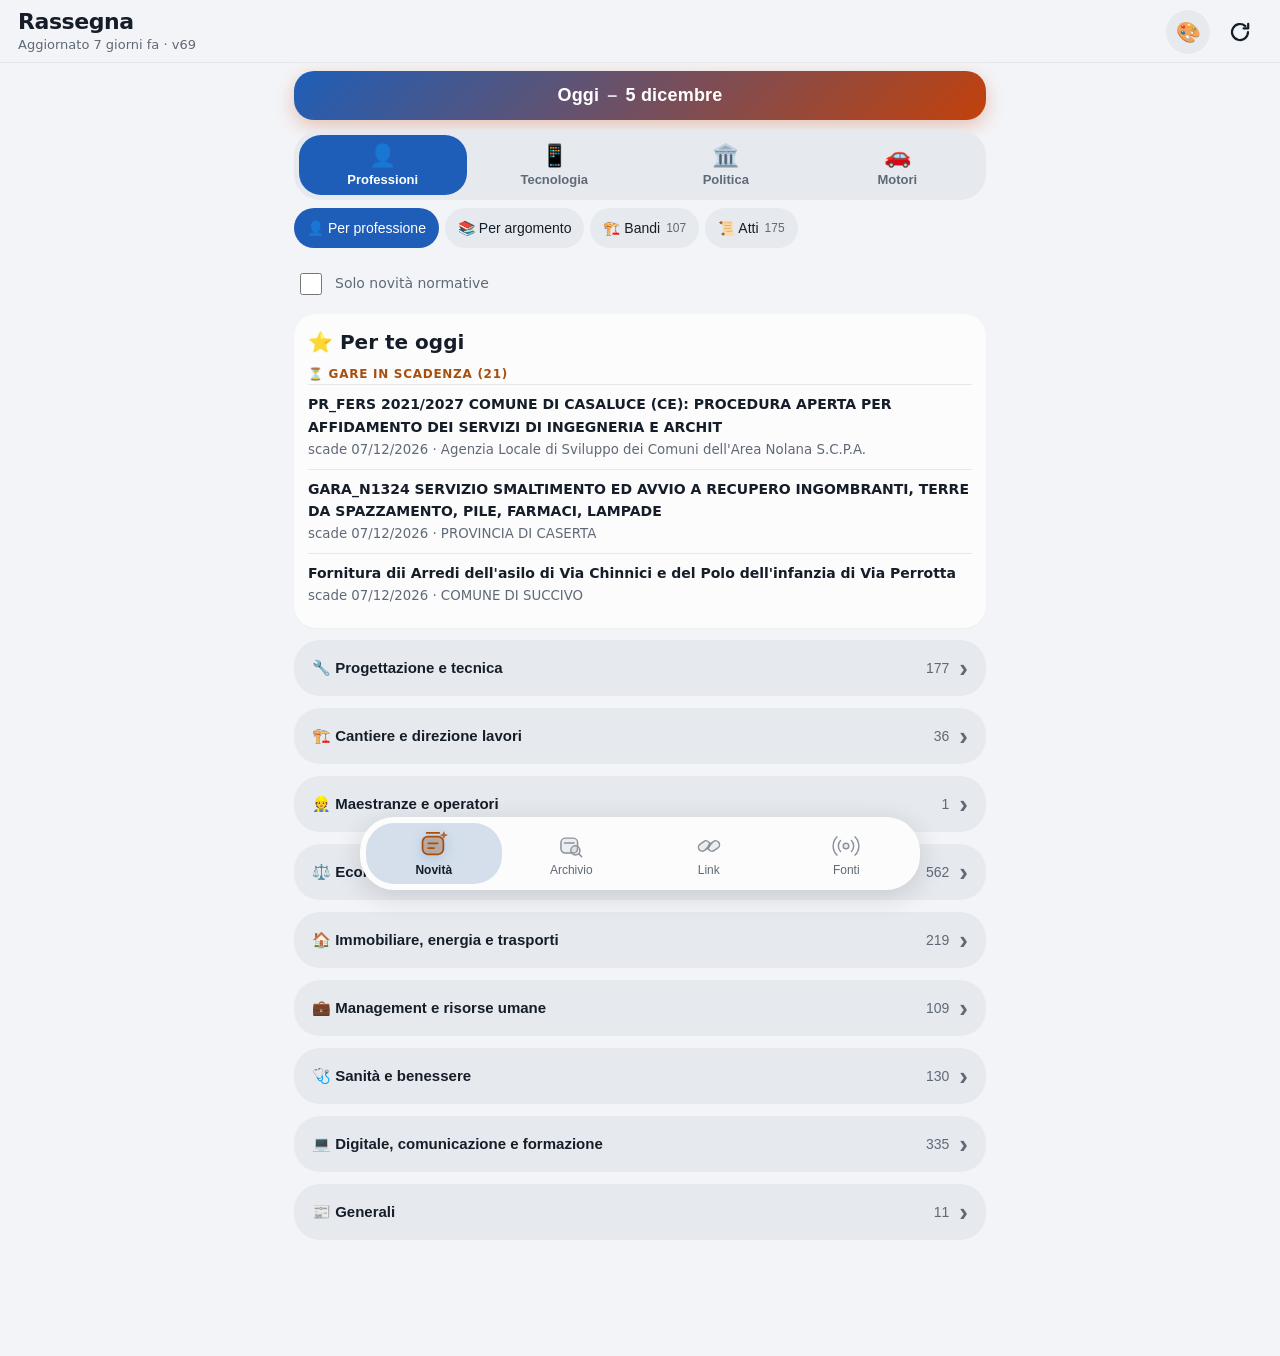
<file: docs/index.html>
<!doctype html>
<html lang="it">
<head>
<meta charset="utf-8">
<meta name="viewport" content="width=device-width, initial-scale=1, viewport-fit=cover">
<title>Rassegna</title>
<meta name="theme-color" content="#1d4fb8">
<meta name="description" content="La tua rassegna di notizie, norme e novità">
<link rel="manifest" href="manifest.webmanifest">
<link rel="icon" href="icons/icon-192.png">
<link rel="apple-touch-icon" href="icons/icon-192.png">
<link rel="stylesheet" href="style.css?v=69">
</head>
<body>
<header class="top">
  <div class="brand">
    <img src="icons/icon-192.png" alt="" width="34" height="34">
    <div>
      <h1>Rassegna</h1>
      <p id="aggiornato" class="sub">Caricamento…</p>
    </div>
  </div>
  <div class="top-az"><button id="btn-tema" class="icon-btn" aria-label="Colori e tema">🎨</button><button id="btn-refresh" class="icon-btn" aria-label="Aggiorna"><svg viewBox="0 0 24 24" width="24" height="24" fill="none" stroke="currentColor" stroke-width="2.2" stroke-linecap="round" stroke-linejoin="round" aria-hidden="true"><path d="M20 12a8 8 0 1 1-2.6-5.9"/><path d="M20.2 3.8v4.6h-4.6"/></svg></button></div>
</header>

<main>
  <button id="btn-oggi" class="oggi-box" hidden><span>Oggi</span><i>–</i><b id="oggi-data"></b></button>
  <div id="nicchie" class="nicchie" role="tablist"><button data-n="edilizia" class="on"><i>👤</i><span>Professioni</span></button><button data-n="tech"><i>📱</i><span>Tecnologia</span></button><button data-n="politica"><i>🏛️</i><span>Politica</span></button><button data-n="auto"><i>🚗</i><span>Motori</span></button></div>
  <div id="prof-bar" class="profbar" hidden></div>
  <section id="tab-novita" class="tab active">
    <label class="switch" id="solo-norm-label"><input type="checkbox" id="solo-norm"><span>Solo novità normative</span></label>
    <div id="per-te"></div>
    <div id="lista-novita" class="lista"></div>
  </section>

  <section id="tab-archivio" class="tab">
    <input id="cerca" type="search" placeholder="Cerca in tutta l'app (es. CILA, superbonus, scuola)" autocomplete="off">
    <div class="chips" id="chips-archivio" role="tablist" aria-label="Aree archivio"></div>
    <div id="lista-archivio" class="lista"></div>
    <button id="piu" class="more" hidden>Mostra altre</button>
  </section>

  <section id="tab-link" class="tab">
    <input id="cerca-link" type="search" placeholder="Cerca un link (es. catasto, INPS, norme)" autocomplete="off">
    <div id="lista-link"></div>
  </section>

  <section id="tab-fonti" class="tab">
    <div id="fonti-riepilogo" class="riepilogo"></div>
    <div id="lista-fonti"></div>
  </section>
</main>

<nav class="bottom" aria-label="Sezioni">
  <button data-tab="novita" class="on"><span><svg class="ico" viewBox="0 0 32 32" aria-hidden="true"><rect class="f" x="5" y="9" width="20" height="17" rx="5"/><path d="M9 5.5h12" /><path d="M10.5 15.5h9M10.5 20h5.5"/><path class="sp" d="M25.5 3.5l1.1 2.9 2.9 1.1-2.9 1.1-1.1 2.9-1.1-2.9-2.9-1.1 2.9-1.1z"/></svg></span>Novità</button>
  <button data-tab="archivio"><span><svg class="ico" viewBox="0 0 32 32" aria-hidden="true"><rect class="f" x="4.5" y="7" width="19" height="17" rx="5"/><path d="M8.5 12.5h11"/><circle class="f" cx="21" cy="21" r="5.2"/><path d="M25 25l3.2 3.2"/></svg></span>Archivio</button>
  <button data-tab="link"><span><svg class="ico" viewBox="0 0 32 32" aria-hidden="true"><rect class="f" x="3.5" y="11.5" width="14" height="9" rx="4.5" transform="rotate(-35 10.5 16)"/><rect class="f" x="14.5" y="11.5" width="14" height="9" rx="4.5" transform="rotate(-35 21.5 16)"/><path d="M12.5 19.5l7-7"/></svg></span>Link</button>
  <button data-tab="fonti"><span><svg class="ico" viewBox="0 0 32 32" aria-hidden="true"><circle class="f" cx="16" cy="16" r="3.2"/><path d="M9.8 9.8a8.8 8.8 0 000 12.4M22.2 9.8a8.8 8.8 0 010 12.4"/><path d="M5.6 5.6a14.8 14.8 0 000 20.8M26.4 5.6a14.8 14.8 0 010 20.8"/></svg></span>Fonti</button>
</nav>


<div id="alm" class="alm" hidden><div class="alm-top"><button class="alm-back" data-alm-back aria-label="Indietro">←</button><b id="alm-tit">Oggi</b></div><div id="alm-corpo" class="alm-corpo"></div></div>

<div id="tema-sheet" class="sheet" hidden>
  <div class="sheet-bg"></div>
  <div class="sheet-box" role="dialog" aria-label="Colori e tema">
    <div class="sheet-grip"></div>
    <h2>Colori e tema</h2>
    <p class="sw-t">Tema</p><div class="sw-mode seg"></div>
    <p class="sw-t">Colore</p><div class="sw-col"></div>
    <label class="sw-sfondo">🖼️ Prendi i colori dal mio sfondo<input id="tema-file" type="file" accept="image/*" hidden></label>
    <p class="sw-nota">Scegli uno screenshot o la foto del tuo sfondo: l'app ne ricava i colori, come i colori dinamici di Android.</p>
    <button class="sheet-x">Fatto</button>
  </div>
</div>
<script src="theme.js?v=69"></script>
<script src="app.js?v=69"></script>
<script src="link.js?v=69"></script>
</body>
</html>
</file>
<file: docs/style.css>
:root{
  --bg:#f3f5f9;--card:#fff;--ink:#14213a;--mute:#5a6880;--ink-accent:#a94f0c;--line:#e2e7ef;--brand:#111e34;--accent:#f07e26;
  --ok:#1f9d6b;--warn:#d99a00;--bad:#d43f3f;--chip:#e6ebf4;--shadow:0 1px 2px rgba(20,33,58,.06),0 4px 14px rgba(20,33,58,.05);
}
@media (prefers-color-scheme:dark){
  :root{--ink-accent:var(--accent);--bg:#0b1322;--card:#142038;--ink:#e8eef9;--mute:#97a6bf;--line:#223250;--chip:#1c2b48;--shadow:none}
}
*{box-sizing:border-box;-webkit-tap-highlight-color:transparent}
html,body{margin:0}
body{background:var(--bg);color:var(--ink);font:16px/1.4 system-ui,-apple-system,"Segoe UI",Roboto,sans-serif;
  padding-bottom:calc(72px + env(safe-area-inset-bottom));min-height:100vh}
.top{position:sticky;top:0;z-index:5;display:flex;align-items:center;justify-content:space-between;
  background:var(--brand);color:#fff;padding:calc(10px + env(safe-area-inset-top)) 16px 10px}
.brand{display:flex;align-items:center;gap:10px}
.brand img{border-radius:9px}
h1{margin:0;font-size:18px;letter-spacing:.2px}
.sub{margin:0;font-size:12px;color:#b6c3dc}
.icon-btn{background:rgba(255,255,255,.12);color:#fff;border:0;border-radius:12px;width:40px;height:40px;font-size:22px;cursor:pointer}
.icon-btn.spin{animation:spin .8s linear infinite}
@keyframes spin{to{transform:rotate(360deg)}}
main{max-width:720px;margin:0 auto;padding:12px 12px 0}
.tab{display:none}.tab.active{display:block}

.chips{display:flex;gap:8px;overflow-x:auto;padding:2px 2px 10px;scrollbar-width:none}
.chips::-webkit-scrollbar{display:none}
.chip{flex:0 0 auto;border:0;background:var(--chip);color:var(--ink);padding:8px 13px;border-radius:999px;font-size:14px;cursor:pointer;
  display:flex;align-items:center;gap:6px;white-space:nowrap}
.chip i{width:9px;height:9px;border-radius:50%;display:inline-block}
.chip small{color:var(--mute);font-size:12px}
.chip.on{background:var(--brand);color:#fff}
.chip.on small{color:#c8d3e8}
@media (prefers-color-scheme:dark){.chip.on{background:var(--accent);color:#1a1205}.chip.on small{color:#4a3512}}

.switch{display:flex;align-items:center;gap:10px;font-size:14px;color:var(--mute);margin:0 2px 8px}
.switch input{width:18px;height:18px;accent-color:var(--accent)}

.giorno{margin:16px 4px 8px;font-size:12px;font-weight:700;letter-spacing:.8px;text-transform:uppercase;color:var(--mute)}
.card{position:relative;background:var(--card);border-radius:14px;box-shadow:var(--shadow);padding:12px 12px 10px 16px;margin-bottom:10px;
  cursor:pointer;overflow:hidden;border:1px solid var(--line)}
.card::before{content:"";position:absolute;left:0;top:0;bottom:0;width:5px;background:var(--c,var(--accent))}
.card.letta{opacity:.62}
.riga{display:flex;align-items:center;gap:6px;flex-wrap:wrap;margin-bottom:5px}
.badge{font-size:12px;font-weight:700;padding:2px 8px;border-radius:999px;color:#fff;background:var(--c,var(--accent))}
.badge.norm{background:var(--bad)}
.nuovo{width:8px;height:8px;border-radius:50%;background:var(--accent);margin-left:auto}
.titolo{margin:0 0 4px;font-size:16px;font-weight:650;line-height:1.28}
.sintesi{margin:0 0 6px;font-size:14px;color:var(--mute);display:-webkit-box;-webkit-line-clamp:2;-webkit-box-orient:vertical;overflow:hidden}
.piede{display:flex;align-items:center;justify-content:space-between;font-size:12px;color:var(--mute)}
.stella{background:none;border:0;font-size:20px;line-height:1;color:var(--mute);cursor:pointer;padding:2px 4px}
.stella.on{color:var(--ink-accent)}
.vuoto{text-align:center;color:var(--mute);padding:40px 16px}
.vuoto b{display:block;font-size:18px;color:var(--ink);margin-bottom:6px}

#cerca{width:100%;padding:12px 14px;border-radius:12px;border:1px solid var(--line);background:var(--card);color:var(--ink);font-size:16px;margin-bottom:10px}
.more{display:block;margin:12px auto;padding:10px 20px;border-radius:999px;border:0;background:var(--chip);color:var(--ink);font-size:15px;cursor:pointer}

.riepilogo{background:var(--card);border:1px solid var(--line);border-radius:14px;padding:14px;margin-bottom:12px;box-shadow:var(--shadow)}
.riepilogo b{font-size:20px}
.riepilogo p{margin:4px 0 0;font-size:13px;color:var(--mute)}
.fonte{display:flex;gap:10px;align-items:flex-start;background:var(--card);border:1px solid var(--line);border-radius:12px;padding:10px 12px;margin-bottom:8px}
.dot{flex:0 0 auto;width:11px;height:11px;border-radius:50%;margin-top:5px;background:var(--ok)}
.dot.ok_scraping,.dot.ok_indiretto{background:var(--warn)}.dot.errore,.dot.vuoto{background:var(--bad)}
.fonte a{color:var(--ink);font-weight:600;text-decoration:none}
.fonte .m{font-size:12px;color:var(--mute);margin-top:2px}
.fonte .err{color:var(--bad)}
.gruppo{margin:16px 4px 8px;font-size:12px;font-weight:700;letter-spacing:.8px;text-transform:uppercase;color:var(--mute)}

.bottom{position:fixed;left:0;right:0;bottom:0;z-index:6;display:flex;background:var(--card);border-top:1px solid var(--line);
  padding-bottom:env(safe-area-inset-bottom)}
.bottom button{flex:1;background:none;border:0;color:var(--mute);padding:9px 0 8px;font-size:12px;display:flex;flex-direction:column;align-items:center;gap:2px;cursor:pointer}
.bottom button span{font-size:22px;line-height:1.1}
.bottom button.on{color:var(--ink);font-weight:700}
.bottom button.on span{transform:translateY(-1px)}

/* sezioni a tendina */
.sez{background:var(--card);border:1px solid var(--line);border-radius:14px;margin-bottom:10px;box-shadow:var(--shadow);overflow:hidden}
.sez-head{width:100%;display:flex;align-items:center;gap:10px;background:none;border:0;color:var(--ink);cursor:pointer;
  padding:15px 14px 15px 16px;text-align:left;font-size:16px;font-weight:650;border-left:6px solid var(--c)}
.sez-titolo{flex:1}
.sez-meta{display:flex;align-items:center;gap:8px}
.sez-meta small{color:var(--mute);font-size:14px;font-weight:500}
.pill{background:var(--accent);color:#1a1205;font-size:12px;font-weight:700;padding:2px 8px;border-radius:999px}
.freccia{font-size:26px;line-height:1;color:var(--mute);transition:transform .18s;display:inline-block}
.sez.aperta .freccia{transform:rotate(90deg)}
.sez-corpo{padding:0 10px 6px;border-top:1px solid var(--line);background:var(--bg)}
.sez-corpo .card{box-shadow:none}
.sez-corpo .giorno{margin-top:14px}

.badge.luogo{background:#c2185b}
.sotto{display:flex;gap:6px;overflow-x:auto;padding:10px 0 4px;scrollbar-width:none}
.sotto::-webkit-scrollbar{display:none}
.chip.s{padding:6px 11px;font-size:13px}

.chat-top{display:flex;justify-content:space-between;align-items:center;margin:2px 2px 10px}
.mini{border:0;background:var(--chip);color:var(--ink);padding:7px 12px;border-radius:999px;font-size:14px;margin-left:6px;cursor:pointer}
.mini.on{background:var(--brand);color:#fff}
#chat-key{width:100%;padding:11px 12px;border-radius:12px;border:1px solid var(--line);background:var(--card);color:var(--ink);font-size:16px;margin:6px 0}
.chat-key-az{display:flex;gap:6px}.chat-key-az .mini{margin:0}
#chat-msgs{display:flex;flex-direction:column;gap:10px;padding-bottom:70px}
.msg{max-width:92%;padding:10px 13px;border-radius:16px;font-size:16px;line-height:1.45;word-wrap:break-word}
.msg.u{align-self:flex-end;background:var(--brand);color:#fff;border-bottom-right-radius:4px}
.msg.a{align-self:flex-start;background:var(--card);box-shadow:var(--shadow);border-bottom-left-radius:4px}
.fonti-chat{margin-top:8px;padding-top:8px;border-top:1px solid var(--line);font-size:13px;display:flex;flex-direction:column;gap:4px}
.rif{font-weight:700;color:var(--ink-accent);text-decoration:none}
.chat-form{position:fixed;left:0;right:0;bottom:calc(60px + env(safe-area-inset-bottom));display:none;gap:8px;padding:8px 12px;background:var(--bg);border-top:1px solid var(--line);z-index:5}
#tab-chat.active ~ .x{display:none}
body.in-chat .chat-form{display:flex}
.chat-form input{flex:1;padding:12px 14px;border-radius:999px;border:1px solid var(--line);background:var(--card);color:var(--ink);font-size:16px}
.chat-form button{border:0;background:var(--accent);color:#1a1205;font-weight:700;padding:0 18px;border-radius:999px;font-size:15px}
.err{color:var(--bad)}.m{color:var(--mute);font-size:13px}

#cerca-link{width:100%;padding:12px 14px;border-radius:12px;border:1px solid var(--line);background:var(--card);color:var(--ink);font-size:16px;margin-bottom:6px}
.linkbox{position:relative;display:block;background:var(--card);border:1px solid var(--line);border-radius:12px;padding:10px 38px 10px 14px;margin-bottom:8px;text-decoration:none;color:var(--ink);box-shadow:var(--shadow)}
.linkbox b{display:block;font-size:16px}.linkbox span{display:block;font-size:13px;color:var(--mute);margin-top:2px}
.linkbox i{position:absolute;right:14px;top:50%;transform:translateY(-50%);font-style:normal;color:var(--ink-accent);font-size:18px}
.bottom button{font-size:12px}

.nicchie{display:flex;gap:6px;overflow-x:auto;scrollbar-width:none;-webkit-overflow-scrolling:touch;background:var(--chip);padding:4px;border-radius:14px;margin:0 0 10px}
.nicchie button{flex:0 0 auto;white-space:nowrap;padding-left:14px;padding-right:14px;border:0;background:none;color:var(--mute);padding:9px 6px;border-radius:11px;font-size:15px;font-weight:600;cursor:pointer}
.nicchie button.on{background:var(--card);color:var(--ink);box-shadow:var(--shadow)}

.nicchie::-webkit-scrollbar{display:none}

.gruppo-titolo{margin:18px 4px 6px;font-size:13px;font-weight:700;letter-spacing:.04em;text-transform:uppercase;color:var(--mute)}

.profbar{display:flex;gap:6px;overflow-x:auto;scrollbar-width:none;padding:0 0 10px;margin:-2px 0 4px}.profbar::-webkit-scrollbar{display:none}.profbar .chip{flex:0 0 auto;white-space:nowrap}.badge.pf{background:transparent;border:1px solid var(--line,#d5dbe3);color:var(--mute);font-weight:500}

.profbar[hidden]{display:none}

.badge.prezzo{background:#f59e0b;color:#1a1205}
.semaforo{border-radius:14px;padding:12px 14px;margin:0 0 12px;border:1px solid var(--line);background:var(--card)}
.semaforo.sem-v{border-color:#1f9d6b}.semaforo.sem-g{border-color:#d99a00}.semaforo.sem-r{border-color:#d43f3f}
.sem-top{display:flex;gap:12px;align-items:center}.sem-ico{font-size:30px}.sem-top b{display:block;font-size:16px}.sem-top small{color:var(--mute);font-size:12px}
.semaforo ul{margin:10px 0 0;padding-left:20px;font-size:14px}.semaforo p{margin:8px 0 0;font-size:14px}
.mod-box{background:var(--card);border:1px solid var(--line);border-radius:14px;padding:12px;margin-bottom:12px}
.mod-add{display:flex;gap:8px;margin:8px 0}.mod-add input{flex:1;padding:10px 12px;border-radius:10px;border:1px solid var(--line);background:var(--bg);color:var(--ink);font-size:15px;min-width:0}
.mod-list{display:flex;flex-wrap:wrap;gap:6px}.mod-list small{color:var(--mute)}
.chips.fil{display:flex;gap:6px;overflow-x:auto;margin:6px 0 4px;scrollbar-width:none}
.calc{display:grid;grid-template-columns:1fr 1fr;gap:8px;margin-bottom:10px}
.calc label{display:flex;flex-direction:column;font-size:12px;color:var(--mute);gap:3px}
.calc input{padding:9px 10px;border-radius:10px;border:1px solid var(--line);background:var(--card);color:var(--ink);font-size:15px;width:100%;box-sizing:border-box}
.calc-ris{display:grid;grid-template-columns:1fr 1fr;gap:8px}
.calc-ris>div{background:var(--card);border:1px solid var(--line);border-radius:12px;padding:10px;display:flex;flex-direction:column;gap:2px}
.calc-ris b{font-size:20px}.calc-ris small{color:var(--mute);font-size:12px}.calc-n{font-size:14px;margin:10px 2px}
.guida{background:var(--card);border:1px solid var(--line);border-radius:12px;padding:10px 12px;margin-bottom:8px}
.guida summary{font-weight:700;cursor:pointer}.guida ul{margin:8px 0 0;padding-left:20px;font-size:14px}.guida li{margin-bottom:4px}

.tab-scroll{overflow-x:auto;margin:0 -4px 10px;padding:0 4px}
table.conf{border-collapse:collapse;font-size:13px;min-width:100%}
table.conf th,table.conf td{border:1px solid var(--line);padding:7px 8px;vertical-align:top;text-align:left;min-width:128px;background:var(--card)}
table.conf th{background:var(--chip);font-weight:700}
table.conf thead th{position:sticky;top:0}
table.conf tbody th{position:sticky;left:0;min-width:96px;z-index:1}
table.conf td ul{margin:0;padding-left:16px}table.conf td small{display:block;color:var(--mute);font-size:12px;margin-top:3px}
table.conf input{width:92px;padding:6px;border-radius:8px;border:1px solid var(--line);background:var(--bg);color:var(--ink);font-size:14px}
table.conf a{color:var(--ink-accent);font-weight:700}

/* ===== Stile One UI 9: pulito, schede molto arrotondate, animazioni elastiche ===== */
:root{--spring:cubic-bezier(.34,1.35,.64,1);--out:cubic-bezier(.2,.8,.2,1);--on-accent:#fff;--accent-soft:var(--chip);--nav:rgba(255,255,255,.85);--r:26px}
body{background:var(--bg);padding-bottom:calc(104px + env(safe-area-inset-bottom));transition:background-color .35s}
.top{background:var(--bg);color:var(--ink);align-items:center;padding:calc(10px + env(safe-area-inset-top)) 18px 8px;border-bottom:1px solid var(--line)}
.brand img{display:none}
h1{font-size:22px;font-weight:700;letter-spacing:-.02em;line-height:1.1}
.sub{color:var(--mute);font-size:13px;margin-top:2px}
.top-az{display:flex;gap:8px}
.icon-btn{background:var(--chip);color:var(--ink);border-radius:50%;width:44px;height:44px;font-size:20px;transition:transform .3s var(--spring),background .2s}
.icon-btn:active{transform:scale(.88)}

main{padding:6px 14px 0}
.nicchie{background:var(--chip);border-radius:999px;padding:5px;gap:4px}
.nicchie button{border-radius:999px;padding:10px 16px;transition:background .3s var(--out),color .2s,transform .3s var(--spring)}
.nicchie button.on{background:var(--accent);color:var(--on-accent);box-shadow:none}
.nicchie button:active{transform:scale(.95)}

.chip{background:var(--chip);border-radius:999px;transition:background .25s,color .25s,transform .3s var(--spring)}
body .chip.on{background:var(--accent);color:var(--on-accent)}
body .chip.on small{color:inherit;opacity:.75}
.chip:active,.mini:active,.more:active{transform:scale(.94)}
.mini.on{background:var(--accent);color:var(--on-accent)}
.mini{background:var(--chip)}
.more{background:var(--accent-soft)}

.card{border:0;border-radius:var(--r);padding:16px 18px 12px;box-shadow:var(--shadow);transition:transform .35s var(--spring),opacity .2s,background .3s;animation:su .45s var(--out) both}
.card::before{display:none}
.card:active{transform:scale(.975)}
.card:nth-child(2){animation-delay:.04s}.card:nth-child(3){animation-delay:.08s}.card:nth-child(4){animation-delay:.12s}.card:nth-child(5){animation-delay:.16s}.card:nth-child(n+6){animation-delay:.2s}
@keyframes su{from{opacity:0;transform:translateY(14px) scale(.985)}to{opacity:1;transform:none}}
.titolo{font-size:16px;font-weight:650;letter-spacing:-.005em}
.badge{padding:3px 10px}
.nuovo{background:var(--accent)}
.stella.on{color:var(--ink-accent)}
.giorno,.gruppo,.gruppo-titolo{color:var(--ink-accent);letter-spacing:.06em;margin-top:20px}

.sez{border:0;border-radius:var(--r)}
.sez-head{border-left:0;padding:18px 18px}
.sez-head::before{content:"";width:12px;height:12px;border-radius:50%;background:var(--c,var(--accent));flex:0 0 auto}
.sez-corpo{background:var(--bg);border-top:0;padding:0 10px 8px;border-radius:0 0 var(--r) var(--r)}
.freccia{transition:transform .4s var(--spring)}
.pill{background:var(--accent);color:var(--on-accent)}

.riepilogo,.fonte,.guida,.mod-box,.semaforo,.calc-ris>div,.linkbox{border:0;border-radius:22px;box-shadow:var(--shadow)}
.semaforo{border:2px solid var(--line)}.semaforo.sem-v{border-color:#1f9d6b}.semaforo.sem-g{border-color:#d99a00}.semaforo.sem-r{border-color:#d43f3f}
#cerca,#cerca-link,.mod-add input,.calc input,table.conf input{border:0;border-radius:999px;background:var(--chip);padding:13px 18px;color:var(--ink)}
.calc input,table.conf input{border-radius:16px}
.switch input{accent-color:var(--accent)}
.vuoto b{color:var(--ink)}

/* barra inferiore a pillola flottante */
.bottom{left:12px;right:12px;bottom:calc(10px + env(safe-area-inset-bottom));border:0;border-radius:34px;padding:6px;gap:2px;
  background:rgb(from var(--nav) r g b / .85);background:var(--card);-webkit-backdrop-filter:blur(18px) saturate(1.4);backdrop-filter:blur(18px) saturate(1.4);
  box-shadow:0 6px 28px rgba(0,0,0,.14);max-width:560px;margin:0 auto}
.bottom button{border-radius:28px;padding:8px 0 7px;position:relative;transition:background .3s var(--out),color .2s,transform .3s var(--spring)}
.bottom button span{transition:transform .35s var(--spring)}
.bottom button.on{background:var(--accent-soft);color:var(--ink)}
.bottom button.on span{transform:translateY(-1px) scale(1.12)}
.bottom button:active{transform:scale(.92)}
.chat-form{bottom:calc(86px + env(safe-area-inset-bottom));background:transparent;border:0}
.chat-form input{border:0;background:var(--card);box-shadow:var(--shadow)}
.chat-form button{background:var(--accent);color:var(--on-accent)}
.msg{border-radius:22px}.msg.u{background:var(--accent);color:var(--on-accent)}.rif{color:var(--ink-accent)}

/* cambio scheda e pannello colori */
.tab.active{animation:tabin .38s var(--out)}
@keyframes tabin{from{opacity:0;transform:translateY(10px)}to{opacity:1;transform:none}}
.sheet{position:fixed;inset:0;z-index:30}.sheet[hidden]{display:none}
.sheet-bg{position:absolute;inset:0;background:rgba(0,0,0,.4);opacity:0;transition:opacity .28s}
.sheet.open .sheet-bg{opacity:1}
.sheet-box{position:absolute;left:0;right:0;bottom:0;max-width:560px;margin:0 auto;background:var(--card);border-radius:32px 32px 0 0;padding:10px 20px calc(20px + env(safe-area-inset-bottom));
  transform:translateY(100%);transition:transform .45s var(--spring)}
.sheet.open .sheet-box{transform:none}
.sheet-grip{width:40px;height:5px;border-radius:3px;background:var(--line);margin:0 auto 10px}
.sheet h2{margin:4px 0 8px;font-size:22px}
.sw-t{margin:14px 0 8px;font-size:13px;font-weight:700;color:var(--mute);letter-spacing:.05em;text-transform:uppercase}
.seg{display:flex;background:var(--chip);border-radius:999px;padding:4px}
.seg button{flex:1;border:0;background:none;color:var(--ink);padding:10px 0;border-radius:999px;font-size:15px;cursor:pointer;transition:background .3s var(--out),transform .3s var(--spring)}
.seg button.on{background:var(--accent);color:var(--on-accent);font-weight:600}
.sw-col{display:flex;flex-wrap:wrap;gap:12px}
.sw-col button{width:44px;height:44px;border-radius:50%;border:3px solid transparent;cursor:pointer;transition:transform .35s var(--spring),border-color .2s}
.sw-col button.on{border-color:var(--ink);transform:scale(1.12)}
.sw-col button:active{transform:scale(.9)}
.sw-sfondo{display:block;margin-top:16px;background:var(--accent-soft);color:var(--ink);padding:14px 16px;border-radius:22px;font-weight:600;cursor:pointer;text-align:center;transition:transform .3s var(--spring)}
.sw-sfondo:active{transform:scale(.97)}
.sw-nota{font-size:13px;color:var(--mute);margin:8px 2px 14px}
.sheet-x{width:100%;border:0;background:var(--accent);color:var(--on-accent);padding:14px;border-radius:999px;font-size:16px;font-weight:700;cursor:pointer}
@media (prefers-reduced-motion:reduce){*{animation:none!important;transition:none!important}}

/* le quattro sezioni sempre visibili, senza scorrere */
.nicchie{display:grid;grid-template-columns:repeat(4,1fr);gap:4px;overflow:visible;border-radius:26px;padding:5px}
.nicchie button{display:flex;flex-direction:column;align-items:center;gap:3px;padding:9px 2px 8px;border-radius:22px;min-width:0;font-size:13px;font-weight:650}
.nicchie button i{font-style:normal;font-size:22px;line-height:1.1}
.nicchie button span{display:block;max-width:100%;overflow:hidden;text-overflow:ellipsis;white-space:nowrap}

/* quadro politico */
.pcard{background:var(--card);border-radius:var(--r);padding:16px;margin-bottom:12px;box-shadow:var(--shadow)}
.hemi{width:100%;height:auto;display:block;margin:2px auto 6px}
.leg{display:flex;flex-wrap:wrap;gap:6px 12px;justify-content:center;font-size:13px;margin:4px 0 10px}
.leg i{display:inline-block;width:11px;height:11px;border-radius:50%;margin-right:5px;vertical-align:-1px}
.soglia{text-align:center;font-size:12px;color:var(--mute);margin-top:-4px}
.barra{display:flex;height:30px;border-radius:999px;overflow:hidden;margin:10px 0;font-size:12px;font-weight:700;color:#fff}
.barra span{display:flex;align-items:center;justify-content:center;white-space:nowrap;overflow:hidden;min-width:0}
.pgrid{display:grid;grid-template-columns:1fr;gap:8px;margin-top:10px}
.pers{display:flex;flex-direction:column;gap:1px;padding:10px 12px;border-radius:18px;background:var(--bg)}
.pers b{font-size:16px}.pers span{font-size:13px;color:var(--mute)}
.pers em{align-self:flex-start;font-style:normal;font-size:12px;font-weight:700;margin-top:3px;padding:2px 9px;border-radius:999px;background:var(--accent-soft);color:var(--ink)}
.premier .pers{background:var(--accent);color:var(--on-accent)}.premier .pers span{color:inherit;opacity:.85}.premier .pers em{background:rgba(255,255,255,.22);color:inherit}
.nov{margin:12px 0 8px;padding-left:20px;font-size:14px}.nov li{margin-bottom:6px}
.lk{display:inline-block;margin:6px 10px 0 0;color:var(--ink-accent);font-weight:700;text-decoration:none}
.fon{font-size:12px;color:var(--mute);margin-top:6px}
.pol-quadro #solo-norm-label{display:none}

.stamp{font-size:12px;color:var(--mute);margin:10px 0 2px}.stamp.ok{color:#1f9d6b}.stamp.warn{color:#b45309}
.alert{margin:12px 0 4px;padding:12px 14px;border-radius:18px;background:#fef3c7;color:#78350f;font-size:14px;font-weight:600}
.alert ul{margin:6px 0 0;padding-left:18px;font-weight:400}.alert a{color:inherit}
body.scuro .alert{background:#3b2a07;color:#fde68a}

.grp{border-radius:16px;background:var(--bg);margin:6px 0;overflow:hidden}
.grp summary{display:flex;align-items:center;gap:10px;padding:12px 14px;font-weight:600;font-size:15px;cursor:pointer;list-style:none}
.grp summary::-webkit-details-marker{display:none}.grp summary i{width:12px;height:12px;border-radius:50%;flex:none}
.grp summary span{flex:1}.grp summary b{color:var(--mute);font-weight:600}
.grp[open] summary{background:var(--accent-soft)}
.dep{margin:0;padding:10px 14px 14px;font-size:13px;line-height:1.7;color:var(--mute)}
.mute{color:var(--mute)}

.voto{padding:12px 0;border-bottom:1px solid var(--line)}.voto:last-of-type{border-bottom:0}
.voto-t{font-weight:600;font-size:15px;line-height:1.35;display:-webkit-box;-webkit-line-clamp:3;-webkit-box-orient:vertical;overflow:hidden}
.voto-m{display:flex;justify-content:space-between;align-items:center;margin:6px 0;font-size:13px}
.esito{font-weight:700}.esito.si{color:#1f9d6b}.esito.no{color:#dc2626}
.voto-l{display:flex;justify-content:space-between;font-size:12px;color:var(--mute);margin-top:5px;gap:6px}

.vg{margin-top:8px;border-radius:14px;background:var(--bg);overflow:hidden}
.vg summary{padding:9px 12px;font-size:13px;font-weight:600;cursor:pointer;color:var(--ink-accent);list-style:none}
.vg summary::-webkit-details-marker{display:none}
.vgr{display:flex;align-items:center;gap:10px;padding:7px 12px;font-size:13px;border-top:1px solid var(--line)}
.vgn{flex:1;font-weight:600}.vg1{color:#1f9d6b}.vg2{color:#dc2626}.vg3{color:var(--mute)}

/* ===== Pop-up (bottom sheet) ===== */
.pop{position:fixed;inset:0;z-index:100;visibility:hidden;pointer-events:none}
.pop.on{visibility:visible;pointer-events:auto}
.pop-bg{position:absolute;inset:0;background:rgba(10,18,34,.45);-webkit-backdrop-filter:blur(3px);backdrop-filter:blur(3px);opacity:0;transition:opacity .25s ease}
.pop.on .pop-bg{opacity:1}
.pop-sh{position:absolute;left:0;right:0;bottom:0;max-height:88vh;display:flex;flex-direction:column;background:var(--card);color:var(--ink);
  border-radius:26px 26px 0 0;box-shadow:0 -10px 40px rgba(0,0,0,.28);transform:translateY(105%);transition:transform .32s cubic-bezier(.2,.9,.25,1);
  padding-bottom:env(safe-area-inset-bottom);max-width:720px;margin:0 auto}
.pop.on .pop-sh{transform:translateY(0)}
.pop-top{position:relative;flex:0 0 auto;display:flex;justify-content:center;padding:10px 0 4px}
.pop-h{width:42px;height:5px;border-radius:99px;background:var(--line);display:block}
.pop-x{position:absolute;right:10px;top:6px;width:40px;height:40px;border:0;border-radius:50%;background:var(--chip);color:var(--ink);font-size:15px;cursor:pointer}
.pop-c{overflow-y:auto;overscroll-behavior:contain;padding:6px 20px 22px;-webkit-overflow-scrolling:touch}
.pop-t{font-size:20px;line-height:1.25;margin:10px 0 8px}
.pop-p{margin:6px 0;font-size:15px;line-height:1.5}
.pop-p.mute,.mute{color:var(--mute)}
.pop-sub{margin:18px 0 6px;font-size:12px;font-weight:800;letter-spacing:.7px;text-transform:uppercase;color:var(--mute)}
.pop-box{margin:10px 0;border-radius:16px;background:var(--bg);padding:4px 14px}
.pop-r{display:flex;justify-content:space-between;gap:14px;padding:9px 0;border-bottom:1px solid var(--line);font-size:14px}
.pop-r:last-child{border-bottom:0}.pop-r span{color:var(--mute)}.pop-r b{text-align:right}
.pop-az{display:flex;gap:10px;flex-wrap:wrap;margin:16px 0 4px}
.pop-btn{flex:1 1 auto;text-align:center;text-decoration:none;border:0;border-radius:999px;padding:12px 18px;font-size:15px;font-weight:700;background:var(--accent);color:var(--on-accent,#1a1205);cursor:pointer}
.pop-btn.sec{background:var(--chip);color:var(--ink)}
.pop-chips{display:flex;flex-wrap:wrap;gap:6px}
.pop-chip{font-size:13px;padding:5px 11px;border-radius:999px;background:var(--chip)}
.pop-chip.magg{background:rgba(30,64,175,.16)}.pop-chip.opp{background:rgba(220,38,38,.15)}
.pop-leg{font-size:12px;color:var(--mute);margin:8px 0 0}.pop-leg i{display:inline-block;width:9px;height:9px;border-radius:50%;margin:0 4px 0 8px;vertical-align:baseline}
.pop-leg i.magg{background:#1e40af}.pop-leg i.opp{background:#dc2626}
.pop-fonte{font-size:12px;color:var(--mute);margin:14px 0 0}
body.pop-open{overflow:hidden}
.tap{cursor:pointer;-webkit-tap-highlight-color:transparent;transition:transform .12s ease,background .15s}
.tap:active{transform:scale(.985)}
.tocca{font-size:12px;color:var(--ink-accent);font-weight:700;margin-top:6px}
@media (prefers-reduced-motion:reduce){.pop-sh,.pop-bg,.tap{transition:none}}

/* ===== Intestazioni fisse mentre si scorre + gruppi richiudibili ===== */
.sez{overflow:visible}
.sez-head{border-radius:var(--r)}
.sez.aperta .sez-head{border-radius:var(--r) var(--r) 0 0;position:sticky;top:calc(var(--topH,60px) + var(--grpH,0px));z-index:3;background:var(--card);box-shadow:0 6px 10px -8px rgba(20,33,58,.35)}
.sez.aperta .sotto{position:sticky;top:calc(var(--topH,60px) + var(--grpH,0px) + var(--headH,56px));z-index:2;background:var(--bg);margin:0 -10px;padding-left:10px;padding-right:10px}
.grp-sez{margin:0 0 12px}
.grp-head{width:100%;display:flex;align-items:center;gap:10px;border:0;cursor:pointer;color:var(--ink);background:var(--chip);border-radius:var(--r);padding:15px 18px;font-size:15px;font-weight:800;text-align:left;text-transform:none}
.grp-head .freccia{transition:transform .25s var(--out)}
.grp-sez.aperto .grp-head{position:sticky;top:var(--topH,60px);z-index:4;border-radius:var(--r);box-shadow:0 6px 10px -8px rgba(20,33,58,.4)}
.grp-sez.aperto .grp-head .freccia{transform:rotate(90deg)}
.grp-corpo{padding:10px 0 0 8px;border-left:3px solid var(--chip);margin-left:10px}
.grp-corpo .sez{margin-bottom:8px}

.grp-sez.aperto .grp-head{border-radius:16px}
.sez.aperta .sez-head{border-radius:14px 14px 0 0;top:calc(var(--topH,60px) + var(--grpH,0px) - 6px);padding-top:calc(18px + 6px)}
.grp-corpo .sez.aperta .sez-head{padding-top:24px}
.sez.aperta .sotto{top:calc(var(--topH,60px) + var(--grpH,0px) + var(--headH,56px) - 6px)}

/* ===== Icone in basso: vetro trasparente ===== */
.bottom button span{display:flex;align-items:center;justify-content:center;width:34px;height:30px;line-height:0}
.ico{width:28px;height:28px;overflow:visible;fill:none;stroke:currentColor;stroke-width:1.7;stroke-linecap:round;stroke-linejoin:round;opacity:.72;transition:transform .25s var(--out),opacity .2s}
.ico .f{fill:currentColor;fill-opacity:.14;transition:fill-opacity .25s}
.ico .sp{fill:currentColor;stroke:none;fill-opacity:.85}
.bottom button.on .ico{opacity:1;color:var(--ink-accent);transform:translateY(-1px) scale(1.06);filter:drop-shadow(0 3px 5px color-mix(in srgb,var(--accent) 35%,transparent))}
.bottom button.on .ico .f{fill-opacity:.3}

.piede{gap:8px}
.ver{font-size:12px;font-weight:700;white-space:nowrap;padding:2px 8px;border-radius:999px;background:var(--chip);color:var(--ink);margin-left:auto;margin-right:6px}
.ver.uff{background:rgba(31,157,107,.16)}.ver.ente{background:rgba(37,99,235,.14)}.ver.multi{background:rgba(245,158,11,.2)}.ver.sing{background:rgba(148,163,184,.22);color:var(--mute)}
.pop-p a{color:var(--ink-accent);font-weight:700;text-decoration:none}

/* ===== Oggi / Almanacco ===== */
.oggi-box{display:flex;align-items:center;justify-content:center;gap:8px;width:100%;margin:2px 0 10px;padding:14px 16px;border:0;border-radius:20px;background:linear-gradient(135deg,var(--accent),#c2410c);color:#fff;font-size:18px;font-weight:700;letter-spacing:.2px;box-shadow:0 6px 18px rgba(194,65,12,.28);cursor:pointer;transition:transform .2s var(--spring)}
.oggi-box:active{transform:scale(.98)}.oggi-box[hidden]{display:none}.oggi-box i{opacity:.8;font-style:normal}.oggi-box b{font-weight:800}
.alm{position:fixed;inset:0;z-index:90;background:var(--bg);display:flex;flex-direction:column;transform:translateX(100%);transition:transform .25s var(--out)}
.alm.on{transform:none}.alm[hidden]{display:none}
.alm-top{display:flex;align-items:center;gap:10px;padding:calc(10px + env(safe-area-inset-top)) 14px 10px;border-bottom:1px solid var(--line);background:var(--bg);font-size:16px}
.alm-back{border:0;background:var(--chip);color:var(--ink);width:40px;height:40px;border-radius:50%;font-size:22px;cursor:pointer}
.alm-corpo{flex:1;overflow-y:auto;-webkit-overflow-scrolling:touch;padding:12px 14px calc(30px + env(safe-area-inset-bottom))}
.alm-nav{display:flex;align-items:center;gap:8px;margin-bottom:12px}.alm-nav>div{flex:1;text-align:center}.alm-nav h1{font-size:22px;margin:0 0 4px}.alm-nav p{margin:0;font-size:13px;color:var(--mute)}
.alm-nav button{border:0;background:var(--chip);color:var(--ink);width:38px;height:38px;border-radius:50%;font-size:22px;cursor:pointer}.alm-nav button:disabled{opacity:.3}
.alm-s{background:var(--card);border-radius:20px;padding:14px 16px;margin:0 0 12px;box-shadow:var(--shadow)}
.alm-s h2{font-size:16px;margin:0 0 10px}.alm-s h2 small{color:var(--mute);font-weight:600;font-size:13px}.alm-s h3{font-size:16px;margin:10px 0 6px}.alm-s p{margin:6px 0;line-height:1.45}
.alm-f{font-size:12px;color:var(--mute);margin-top:10px!important}.alm-fine{font-size:12px;color:var(--mute);text-align:center;margin:16px 6px}
.alm-box{background:var(--chip);border-radius:14px;padding:4px 12px;margin-bottom:8px}.alm-r{display:flex;justify-content:space-between;gap:10px;padding:8px 0;border-bottom:1px solid var(--line)}.alm-r:last-child{border:0}.alm-r span{font-weight:700;text-align:right}
.alm-a{display:flex;gap:12px;padding:8px 0;border-bottom:1px solid var(--line);line-height:1.4}.alm-a:last-child{border:0}.alm-a b{flex:0 0 52px;color:var(--ink-accent)}.alm-a em{color:var(--mute);font-style:normal}
.alm-ul{margin:0;padding-left:18px;line-height:1.5}.alm-l{display:inline-block;margin-top:6px;font-weight:700;color:var(--ink-accent);text-decoration:none}
.alm-fest{font-weight:700;margin:4px 0!important}.alm-fest.festa{color:#b91c1c}.alm-cost{white-space:normal}
body.alm-open{overflow:hidden}
.alm-q{font-size:18px;line-height:1.4;font-style:italic;margin:4px 0 6px!important}.alm-qa{font-weight:700;color:var(--ink-accent);margin:0 0 4px!important}
.alm-corpo .alm-sez{margin:0 0 10px}
.alm-corpo .alm-sez .sez-head{font-size:16px}
.alm-corpo .sez.aperta .sez-head{top:0;padding-top:18px;border-radius:var(--r) var(--r) 0 0}
.sez-corpo.alm-s{background:var(--bg);box-shadow:none;margin:0;padding:6px 16px 14px;border-radius:0 0 var(--r) var(--r)}
.sez-corpo.alm-s .alm-box{background:var(--card)}
.alm-avviso{background:#fef3c7;color:#92400e;border-radius:14px;padding:10px 14px;font-size:13px;margin:0 0 12px}
#btn-refresh{background:none;box-shadow:none;display:flex;align-items:center;justify-content:center;padding:0}
#btn-refresh svg{display:block;transform-origin:50% 50%}
#btn-refresh.spin{animation:none}
#btn-refresh.spin svg{animation:spin .9s linear infinite}
.alm-lat{margin:14px 0 4px!important;color:var(--ink-accent)}.alm-latq{font-style:italic;font-weight:600;font-size:18px}.alm-tr{margin:4px 0!important}

.alm-det{margin:10px 0}.alm-det summary{cursor:pointer;font-weight:600;color:var(--ink-accent);padding:6px 0}.alm-vers{line-height:1.6;font-size:15px}.alm-vers sup{color:var(--ink-accent);font-weight:700;margin-right:2px}

.pop-chips{display:flex;flex-wrap:wrap;gap:8px;margin:10px 0}.pop-chips span{padding:6px 12px;border-radius:999px;background:var(--bg);font-size:13px;font-weight:600}.pop-chips.tag span{color:var(--ink-accent);font-weight:500}
.pop-rel{display:block;width:100%;text-align:left;border:0;background:var(--bg);border-radius:14px;padding:11px 14px;margin:6px 0;font:inherit;font-size:15px;font-weight:600;color:inherit;cursor:pointer}.pop-rel small{display:block;margin-top:3px;color:var(--mute);font-weight:400;font-size:13px}
.pop-r b a{color:var(--ink-accent);text-decoration:none;font-weight:700}

.pop-c .riga{padding-right:46px}.pop-c .riga .ver{margin-left:0}

.pop-fig{margin:0 0 12px}.pop-fig img{width:100%;max-height:210px;object-fit:cover;border-radius:16px;display:block;background:var(--bg)}.pop-fig figcaption{font-size:12px;color:var(--mute);margin-top:4px}

/* v68: tocchi comodi (min 40px) */
.chip,.mini{min-height:40px}
.switch{min-height:44px;align-items:center}
.switch input{width:22px;height:22px}
.th{float:right;width:76px;height:76px;object-fit:cover;border-radius:10px;margin:2px 0 6px 10px;background:var(--line)}
</file>
